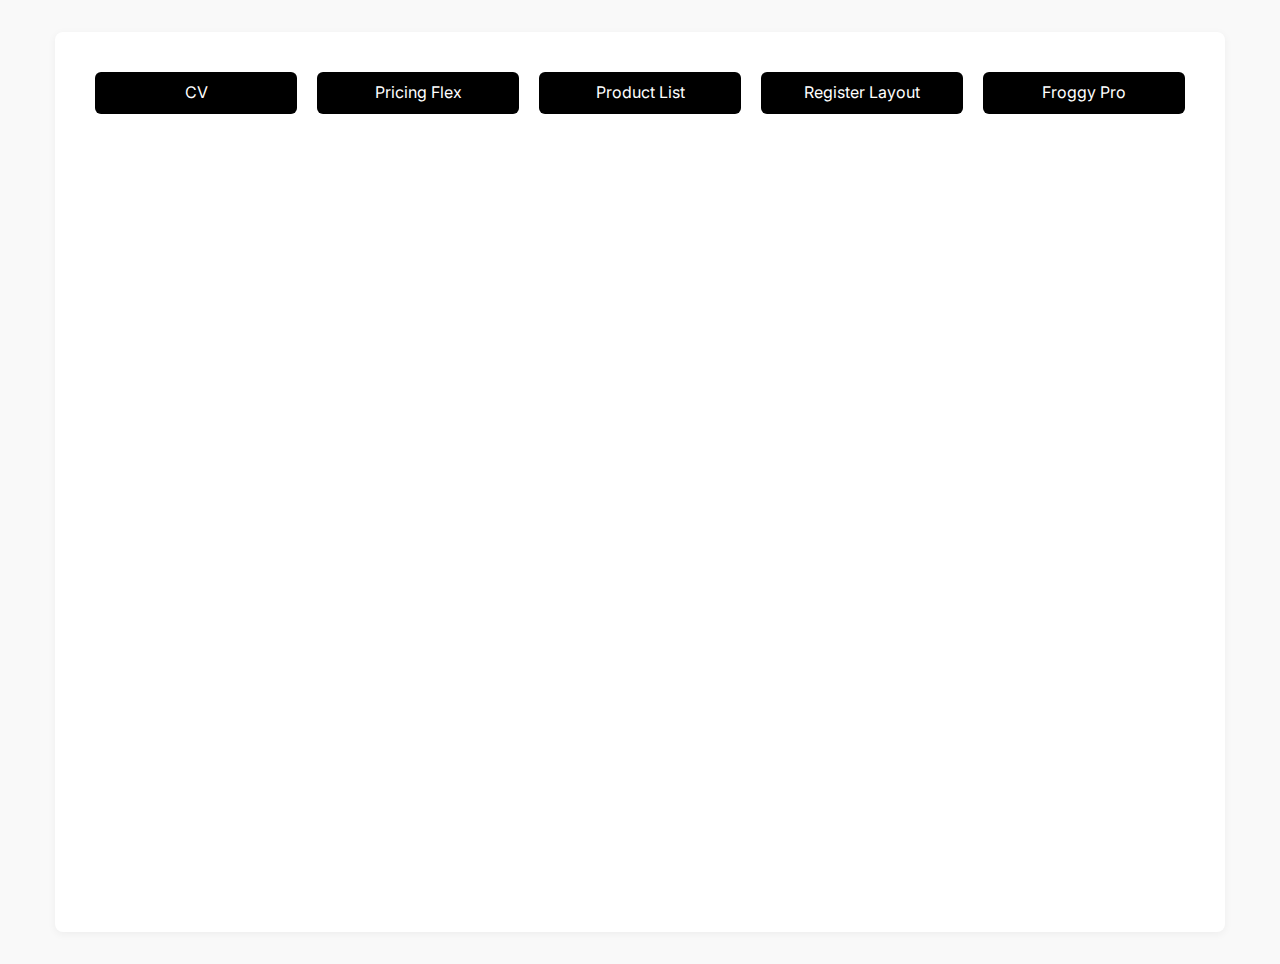
<file: index.html>
<!DOCTYPE html>
<html lang="en">
    <head>
        <meta charset="UTF-8" />
        <meta name="viewport" content="width=device-width, initial-scale=1.0" />
        <!-- CSS -->
        <link rel="stylesheet" href="./assests/css/style.css" />
        <link rel="stylesheet" href="./assests/css/style.css" />
        <!-- Fonts -->
        <link rel="preconnect" href="https://fonts.googleapis.com" />
        <link rel="preconnect" href="https://fonts.gstatic.com" crossorigin />
        <link
            href="https://fonts.googleapis.com/css2?family=Inter:ital,opsz,wght@0,14..32,100..900;1,14..32,100..900&display=swap"
            rel="stylesheet" />
        <title>Index</title>
    </head>
    <body>
        <div class="container">
            <div class="index__wrapper">
                <a class="index__btn" href="./cv-flex.html">CV</a>
                <a class="index__btn" href="./pricing-flex.html">Pricing Flex</a>
                <a class="index__btn" href="./product-list.html">Product List</a>
                <a class="index__btn" href="./register-layout.html">Register Layout</a>
                <a class="index__btn" href="./froggy.html">Froggy Pro</a>
            </div>
        </div>
    </body>
</html>
</file>
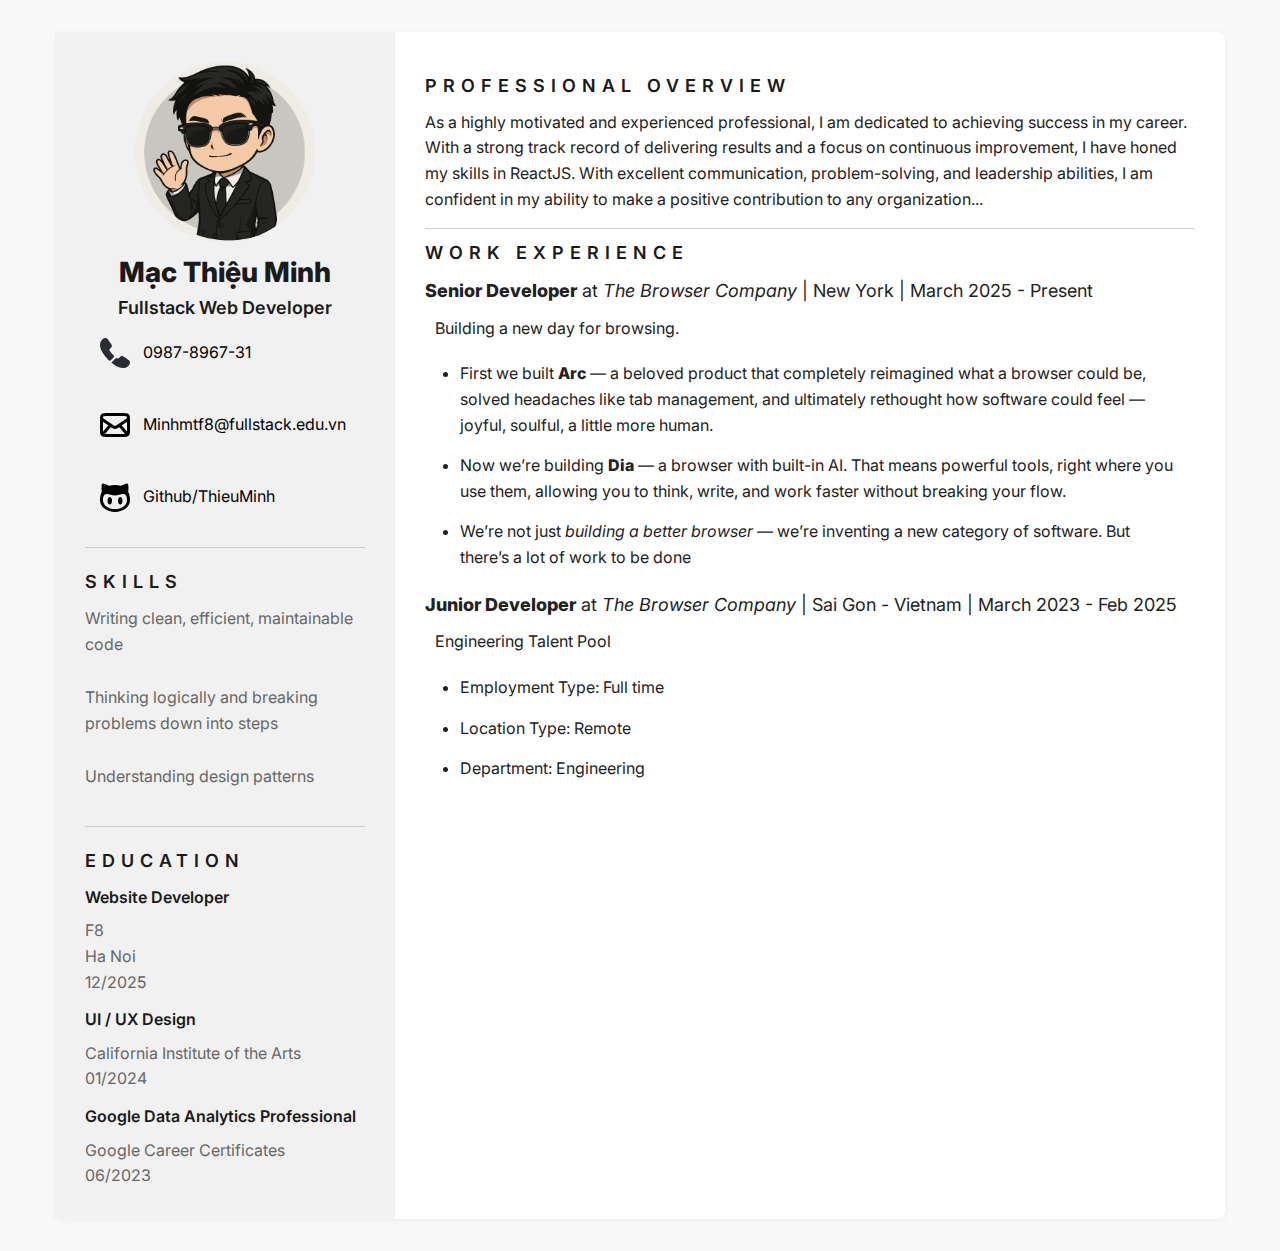
<file: cv-flex.html>
<!DOCTYPE html>
<html lang="en">
    <head>
        <meta charset="UTF-8" />
        <meta name="viewport" content="width=device-width, initial-scale=1.0" />
        <!-- Icons -->

        <!-- CSS -->
        <link rel="stylesheet" href="/assests/css/reset.css" />
        <link rel="stylesheet" href="/assests/css/style.css" />
        <!-- Fonts -->
        <link rel="preconnect" href="https://fonts.googleapis.com" />
        <link rel="preconnect" href="https://fonts.gstatic.com" crossorigin />
        <link
            href="https://fonts.googleapis.com/css2?family=Inter:ital,opsz,wght@0,14..32,100..900;1,14..32,100..900&display=swap"
            rel="stylesheet" />
        <title>CV Flex</title>
    </head>
    <body>
        <div class="container">
            <div class="cv-wrapper">
                <section class="side-bar">
                    <div class="about center">
                        <a href="https://fullstack.edu.vn/@macthieuminh" target="_blank">
                            <img
                                class="avatar"
                                src="./assests/img/avatar.png"
                                alt="Avatar Image" />
                        </a>
                        <h1 class="name">Mạc Thiệu Minh</h1>
                        <h2 class="job-title">Fullstack Web Developer</h2>
                    </div>
                    <div class="infor">
                        <ul class="infor-list">
                            <li class="infor-item">
                                <a
                                    class="infor-item-link"
                                    target="_blank"
                                    href="tel:+84987896731">
                                    <img
                                        class="icon"
                                        src="assests/icons/call.svg"
                                        alt="" />
                                    0987-8967-31</a
                                >
                            </li>
                            <li class="infor-item">
                                <a
                                    class="infor-item-link"
                                    target="_blank"
                                    href="mailto:Minhmtf8@fullstack.edu.vn">
                                    <img
                                        class="icon"
                                        src="assests/icons/mail.svg"
                                        alt="" />
                                    Minhmtf8@fullstack.edu.vn</a
                                >
                            </li>
                            <li class="infor-item">
                                <a
                                    class="infor-item-link"
                                    target="_blank"
                                    href="https://github.com/macthieuminh">
                                    <img
                                        class="icon"
                                        src="assests/icons/github.svg"
                                        alt="" />
                                    Github/ThieuMinh</a
                                >
                            </li>
                        </ul>
                    </div>
                    <div class="infor">
                        <ul class="infor-list">
                            <h2 class="head-title">skills</h2>
                            <li class="infor-item">
                                <p class="infor-p">
                                    Writing clean, efficient, maintainable code
                                </p>
                            </li>
                            <li class="infor-item">
                                <p class="infor-p">
                                    Thinking logically and breaking problems down into
                                    steps
                                </p>
                            </li>
                            <li class="infor-item">
                                <p class="infor-p">Understanding design patterns</p>
                            </li>
                        </ul>
                    </div>
                    <div class="infor">
                        <ul class="infor-list">
                            <h2 class="head-title">education</h2>
                            <li class="infor-item column">
                                <h3 class="infor-p">Website Developer</h3>
                                <ul>
                                    <li>F8</li>
                                    <li>Ha Noi</li>
                                    <li>12/2025</li>
                                </ul>
                            </li>
                            <li class="infor-item column">
                                <h3 class="infor-p">UI / UX Design</h3>
                                <ul>
                                    <li>California Institute of the Arts</li>
                                    <li>01/2024</li>
                                </ul>
                            </li>
                            <li class="infor-item column">
                                <h3 class="infor-p">
                                    Google Data Analytics Professional
                                </h3>
                                <ul>
                                    <li>Google Career Certificates</li>
                                    <li>06/2023</li>
                                </ul>
                            </li>
                        </ul>
                    </div>
                </section>
                <section class="main">
                    <div class="overview">
                        <h2 class="head-title">Professional Overview</h2>
                        <p class="overview-detail">
                            As a highly motivated and experienced professional, I am
                            dedicated to achieving success in my career. With a strong
                            track record of delivering results and a focus on continuous
                            improvement, I have honed my skills in ReactJS. With excellent
                            communication, problem-solving, and leadership abilities, I am
                            confident in my ability to make a positive contribution to any
                            organization...
                        </p>
                    </div>
                    <div class="work-experience">
                        <h2 class="head-title">Work Experience</h2>

                        <div class="job">
                            <div class="job-title">
                                <strong>Senior Developer</strong> at
                                <em>The Browser Company</em> | New York | March 2025 -
                                Present
                            </div>
                            <p class="job-desc">Building a new day for browsing.</p>
                            <ul class="job-detail">
                                <li>
                                    First we built <strong>Arc</strong> — a beloved
                                    product that completely reimagined what a browser
                                    could be, solved headaches like tab management, and
                                    ultimately rethought how software could feel — joyful,
                                    soulful, a little more human.
                                </li>
                                <li>
                                    Now we’re building <strong>Dia</strong> — a browser
                                    with built-in AI. That means powerful tools, right
                                    where you use them, allowing you to think, write, and
                                    work faster without breaking your flow.
                                </li>
                                <li>
                                    We’re not just <em>building a better browser</em> —
                                    we’re inventing a new category of software. But
                                    there’s a lot of work to be done
                                </li>
                            </ul>
                        </div>
                        <div class="job">
                            <div class="job-title">
                                <strong>Junior Developer</strong> at
                                <em>The Browser Company</em> | Sai Gon - Vietnam | March
                                2023 - Feb 2025
                            </div>
                            <p class="job-desc">Engineering Talent Pool</p>
                            <ul class="job-detail">
                                <li>Employment Type: Full time</li>
                                <li>Location Type: Remote</li>
                                <li>Department: Engineering</li>
                            </ul>
                        </div>
                    </div>
                </section>
            </div>
        </div>
    </body>
</html>
</file>
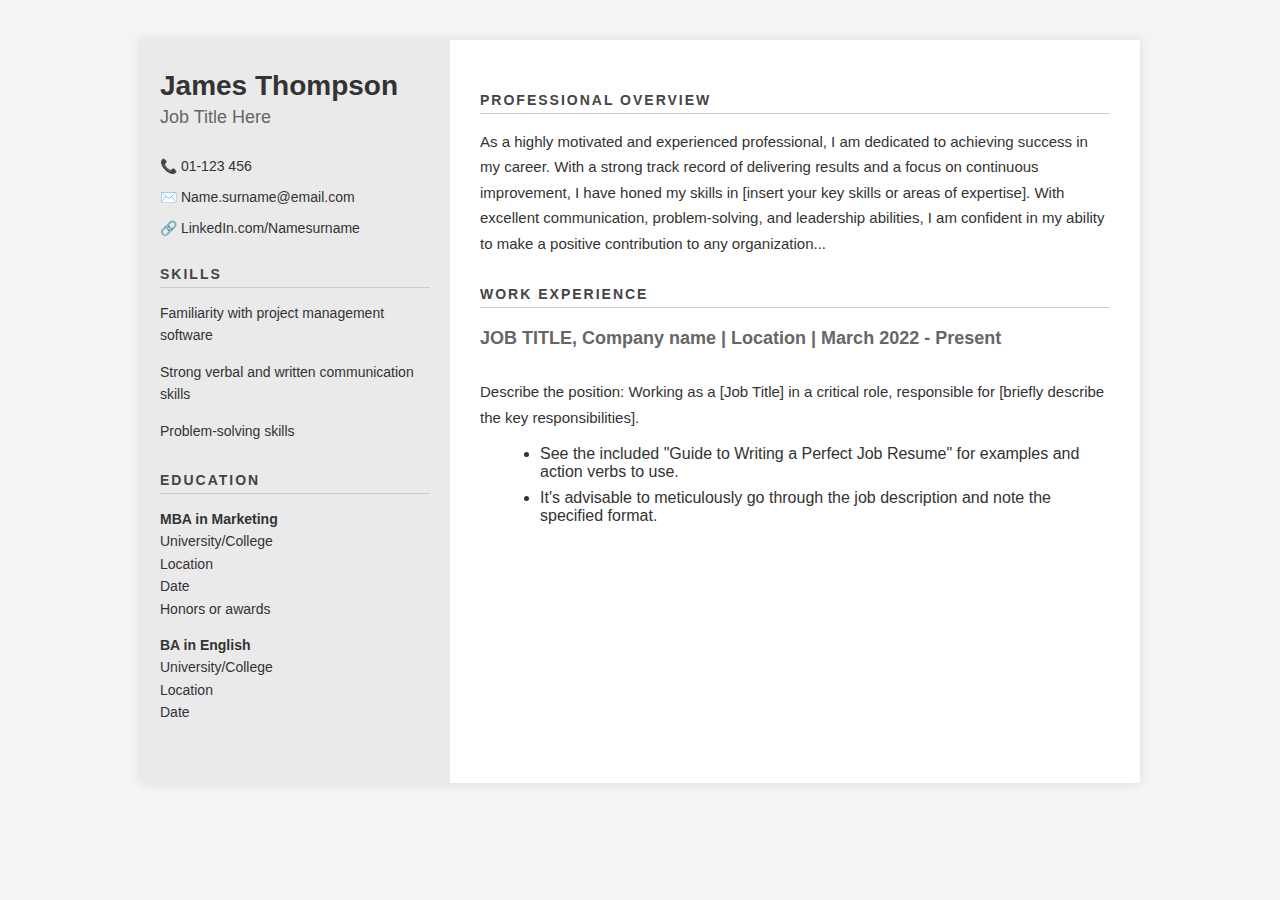
<file: demo.html>
<!DOCTYPE html>
<html lang="en">
    <head>
        <meta charset="UTF-8" />
        <meta name="viewport" content="width=device-width, initial-scale=1.0" />
        <title>James Thompson CV</title>
        <style>
            body {
                margin: 0;
                font-family: "Helvetica Neue", Arial, sans-serif;
                color: #333;
                background: #f4f4f4;
            }
            .container {
                display: flex;
                max-width: 1000px;
                margin: 40px auto;
                background: white;
                box-shadow: 0 0 10px rgba(0, 0, 0, 0.1);
            }
            .sidebar {
                background: #eaeaea;
                padding: 30px 20px;
                width: 30%;
            }
            .main-content {
                padding: 40px 30px;
                width: 70%;
            }
            .name {
                font-size: 28px;
                font-weight: bold;
                margin-bottom: 5px;
            }
            .job-title {
                font-size: 18px;
                color: #666;
                margin-bottom: 30px;
            }
            .section {
                margin-bottom: 30px;
            }
            .section h2 {
                font-size: 14px;
                letter-spacing: 2px;
                color: #444;
                margin-bottom: 10px;
                border-bottom: 1px solid #ccc;
                padding-bottom: 5px;
                text-transform: uppercase;
            }
            .contact-item {
                display: flex;
                align-items: center;
                margin-bottom: 15px;
                font-size: 14px;
            }
            .contact-item i {
                margin-right: 10px;
            }
            .skills,
            .education {
                font-size: 14px;
                line-height: 1.6;
            }
            .main-content p {
                font-size: 15px;
                line-height: 1.7;
                margin-bottom: 15px;
            }
            .work-experience .job-title {
                font-weight: bold;
                margin-top: 20px;
            }
            ul {
                margin: 10px 0 20px 20px;
            }
            li {
                margin-bottom: 8px;
            }
        </style>
    </head>
    <body>
        <div class="container">
            <div class="sidebar">
                <div class="name">James Thompson</div>
                <div class="job-title">Job Title Here</div>

                <div class="section">
                    <div class="contact-item">📞 01-123 456</div>
                    <div class="contact-item">✉️ Name.surname@email.com</div>
                    <div class="contact-item">🔗 LinkedIn.com/Namesurname</div>
                </div>

                <div class="section">
                    <h2>Skills</h2>
                    <div class="skills">
                        <p>Familiarity with project management software</p>
                        <p>Strong verbal and written communication skills</p>
                        <p>Problem-solving skills</p>
                    </div>
                </div>

                <div class="section">
                    <h2>Education</h2>
                    <div class="education">
                        <p>
                            <strong>MBA in Marketing</strong><br />
                            University/College<br />
                            Location<br />
                            Date<br />
                            Honors or awards
                        </p>

                        <p>
                            <strong>BA in English</strong><br />
                            University/College<br />
                            Location<br />
                            Date
                        </p>
                    </div>
                </div>
            </div>

            <div class="main-content">
                <div class="section">
                    <h2>Professional Overview</h2>
                    <p>
                        As a highly motivated and experienced professional, I am dedicated
                        to achieving success in my career. With a strong track record of
                        delivering results and a focus on continuous improvement, I have
                        honed my skills in [insert your key skills or areas of expertise].
                        With excellent communication, problem-solving, and leadership
                        abilities, I am confident in my ability to make a positive
                        contribution to any organization...
                    </p>
                </div>

                <div class="section work-experience">
                    <h2>Work Experience</h2>

                    <div class="job">
                        <div class="job-title">
                            JOB TITLE, Company name | Location | March 2022 - Present
                        </div>
                        <p>
                            Describe the position: Working as a [Job Title] in a critical
                            role, responsible for [briefly describe the key
                            responsibilities].
                        </p>
                        <ul>
                            <li>
                                See the included "Guide to Writing a Perfect Job Resume"
                                for examples and action verbs to use.
                            </li>
                            <li>
                                It's advisable to meticulously go through the job
                                description and note the specified format.
                            </li>
                        </ul>
                    </div>
                </div>
            </div>
        </div>
    </body>
</html>
</file>
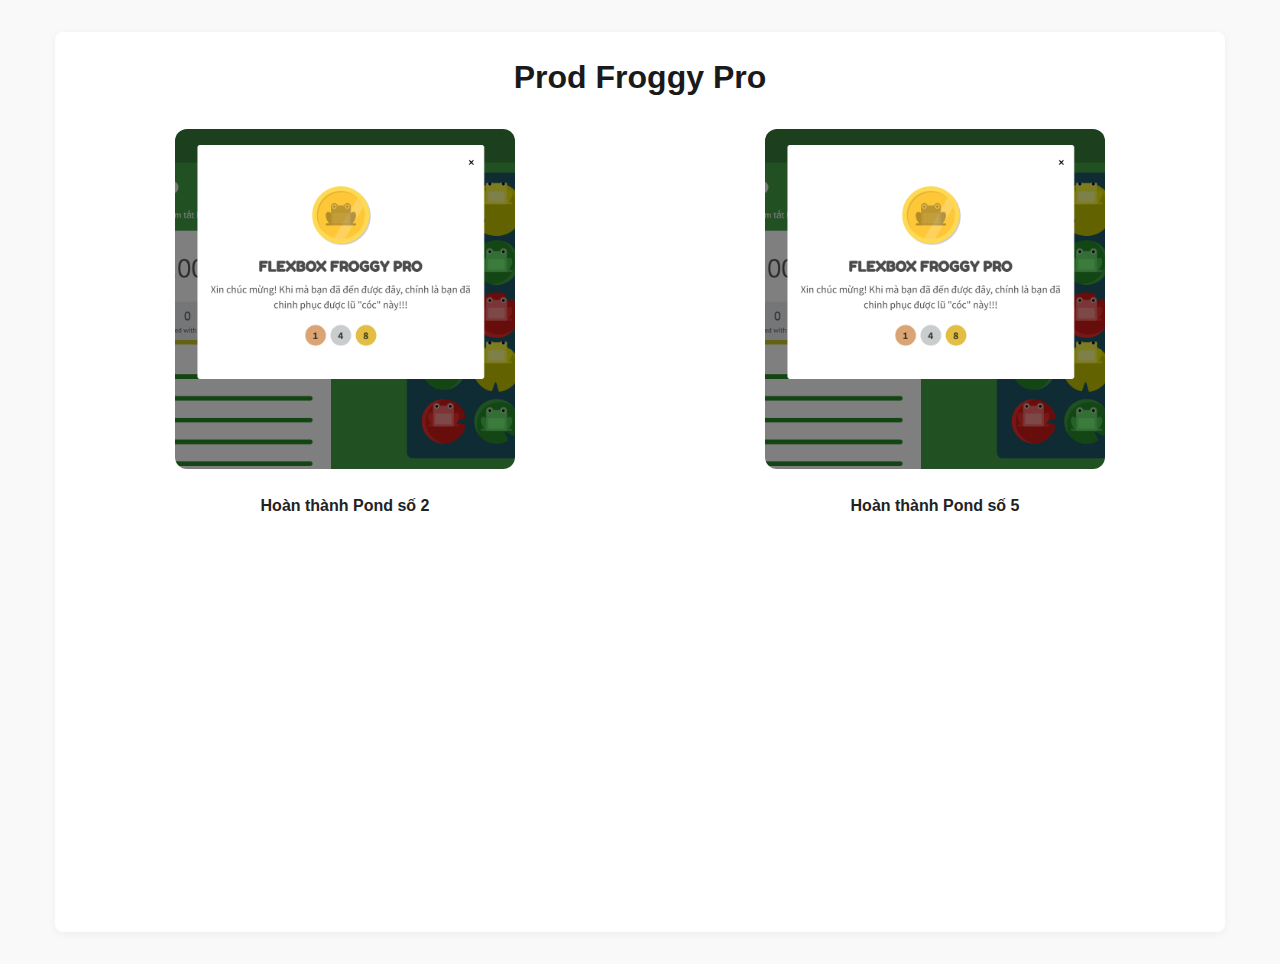
<file: froggy.html>
<!DOCTYPE html>
<html lang="en">
    <head>
        <meta charset="UTF-8" />
        <meta name="viewport" content="width=device-width, initial-scale=1.0" />
        <!-- CSS -->
        <link rel="stylesheet" href="./assests/css/style.css" />
        <link rel="stylesheet" href="./assests/css/style.css" />
        <title>Froggy</title>
    </head>
    <body>
        <div class="container">
            <h1 class="froggy-title">Prod Froggy Pro</h1>
            <div class="pond-wrapper">
                <div class="pond">
                    <img
                        class="pond-img"
                        src="./assests/img/pond-2.png"
                        alt="Froggy Pond 2 " />
                    <p class="pond-desc">Hoàn thành Pond số 2</p>
                </div>
                <div class="pond">
                    <img
                        class="pond-img"
                        src="./assests/img/pond-2.png"
                        alt="Froggy Pond 5" />
                    <p class="pond-desc">Hoàn thành Pond số 5</p>
                </div>
            </div>
        </div>
    </body>
</html>
</file>
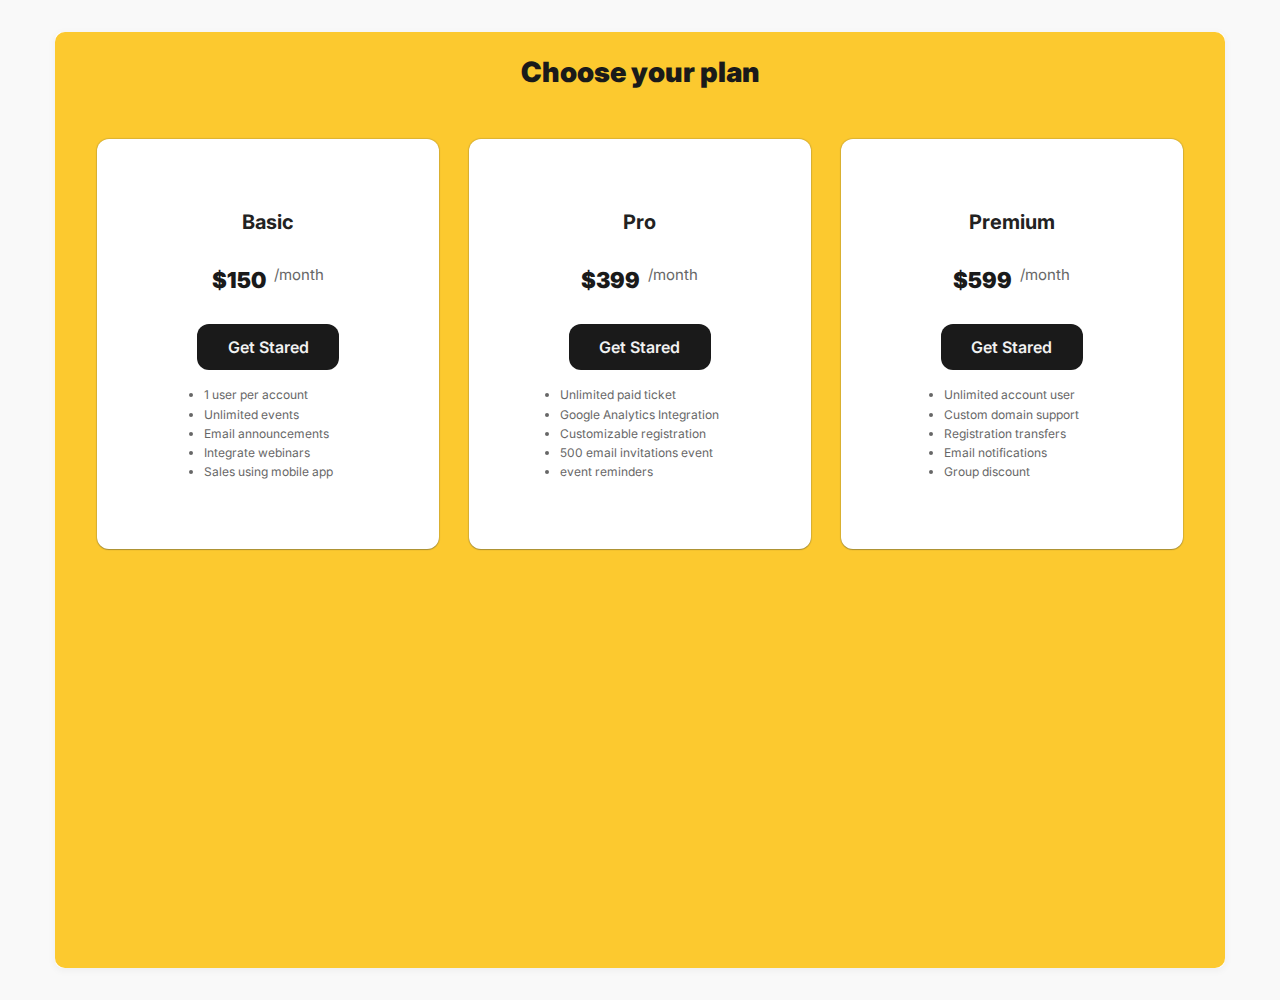
<file: pricing-flex.html>
<!DOCTYPE html>
<html lang="en">
    <head>
        <meta charset="UTF-8" />
        <meta name="viewport" content="width=device-width, initial-scale=1.0" />
        <!-- CSS -->
        <link rel="stylesheet" href="/assests/css/reset.css" />
        <link rel="stylesheet" href="/assests/css/style.css" />
        <!-- Fonts -->
        <link rel="preconnect" href="https://fonts.googleapis.com" />
        <link rel="preconnect" href="https://fonts.gstatic.com" crossorigin />
        <link
            href="https://fonts.googleapis.com/css2?family=Inter:ital,opsz,wght@0,14..32,100..900;1,14..32,100..900&display=swap"
            rel="stylesheet" />
        <title>Pricing Flex</title>
    </head>
    <body>
        <div class="container">
            <div class="pricing-wrapper column">
                <h1 class="pricing-header center">Choose your plan</h1>
                <div class="pricing-list center">
                    <div class="pricing-item center column">
                        <h2 class="pricing-item-name">Basic</h2>
                        <div class="pricing-item-detail">
                            <h3 class="price-much">$150</h3>
                            <p class="price-month">/month</p>
                        </div>
                        <a class="pricing-register center" href="#!">Get Stared</a>
                        <ul class="pricing-details">
                            <li class="pricing-detail">1 user per account</li>
                            <li class="pricing-detail">Unlimited events</li>
                            <li class="pricing-detail">Email announcements</li>
                            <li class="pricing-detail">Integrate webinars</li>
                            <li class="pricing-detail">Sales using mobile app</li>
                        </ul>
                    </div>
                    <div class="pricing-item center column">
                        <h2 class="pricing-item-name">Pro</h2>
                        <div class="pricing-item-detail">
                            <h3 class="price-much">$399</h3>
                            <p class="price-month">/month</p>
                        </div>
                        <a class="pricing-register center" href="#!">Get Stared</a>
                        <ul class="pricing-details">
                            <li class="pricing-detail">Unlimited paid ticket</li>
                            <li class="pricing-detail">Google Analytics Integration</li>
                            <li class="pricing-detail">Customizable registration</li>
                            <li class="pricing-detail">500 email invitations event</li>
                            <li class="pricing-detail">event reminders</li>
                        </ul>
                    </div>
                    <div class="pricing-item center column">
                        <h2 class="pricing-item-name">Premium</h2>
                        <div class="pricing-item-detail">
                            <h3 class="price-much">$599</h3>
                            <p class="price-month">/month</p>
                        </div>
                        <a class="pricing-register center" href="#!">Get Stared</a>
                        <ul class="pricing-details">
                            <li class="pricing-detail">Unlimited account user</li>
                            <li class="pricing-detail">Custom domain support</li>
                            <li class="pricing-detail">Registration transfers</li>
                            <li class="pricing-detail">Email notifications</li>
                            <li class="pricing-detail">Group discount</li>
                        </ul>
                    </div>
                </div>
            </div>
            <div class="footer"></div>
        </div>
    </body>
</html>
</file>
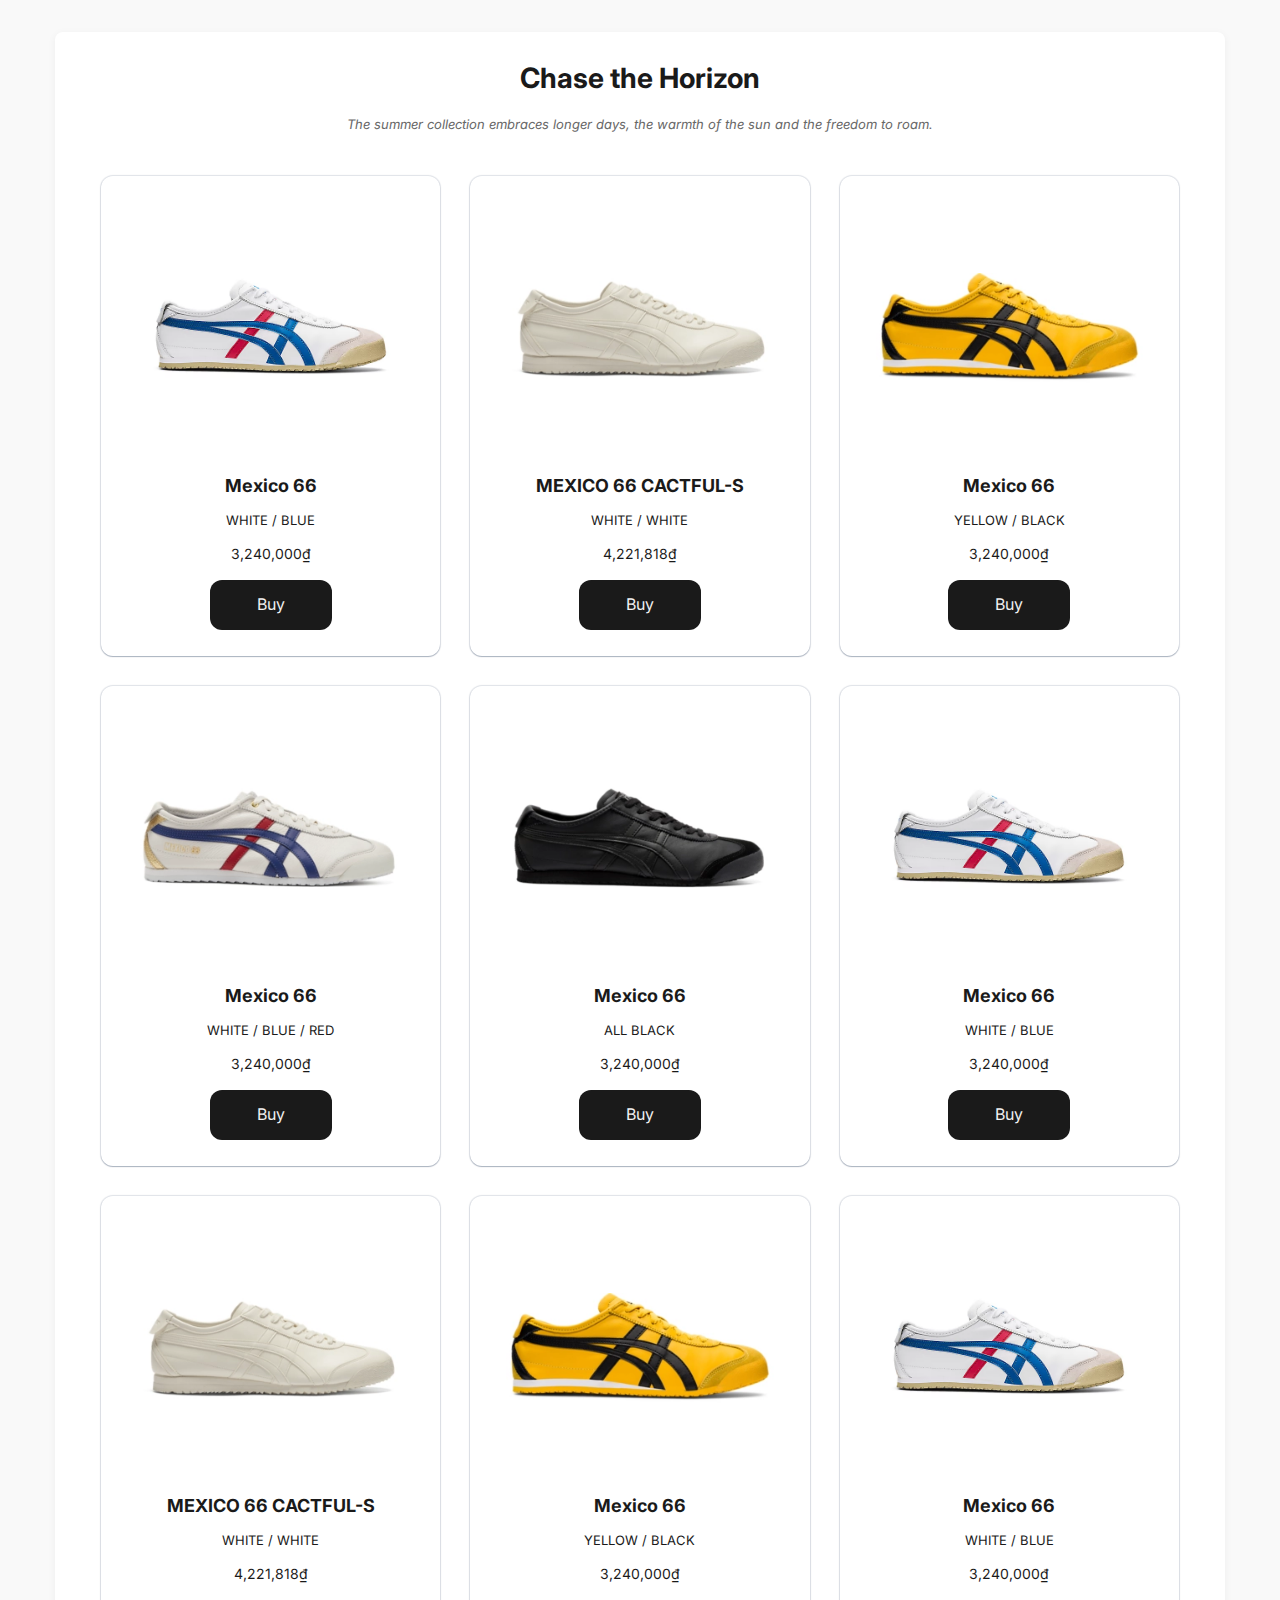
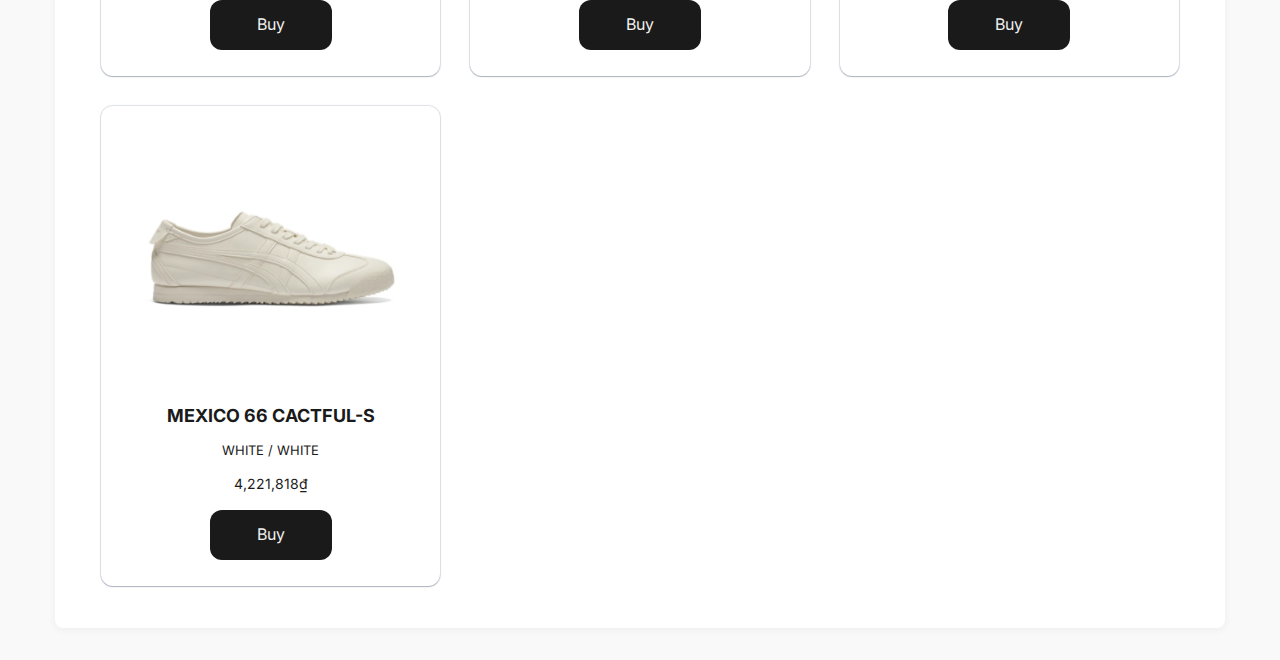
<file: product-list.html>
<!DOCTYPE html>
<html lang="en">
    <head>
        <meta charset="UTF-8" />
        <meta name="viewport" content="width=device-width, initial-scale=1.0" />
        <!-- CSS -->
        <link rel="stylesheet" href="/assests/css/reset.css" />
        <link rel="stylesheet" href="/assests/css/style.css" />
        <!-- Fonts -->
        <link rel="preconnect" href="https://fonts.googleapis.com" />
        <link rel="preconnect" href="https://fonts.gstatic.com" crossorigin />
        <link
            href="https://fonts.googleapis.com/css2?family=Inter:ital,opsz,wght@0,14..32,100..900;1,14..32,100..900&display=swap"
            rel="stylesheet" />
        <title>Product List</title>
    </head>
    <body>
        <div class="container">
            <div class="product-wrapper column center">
                <h1 class="product-title">Chase the Horizon</h1>
                <p class="product-desc">
                    The summer collection embraces longer days, the warmth of the sun and
                    the freedom to roam.
                </p>
                <div class="product-list">
                    <div class="product-item column center">
                        <div class="product-img-wrapper">
                            <img
                                src="./assests/img/mexico-66-whiteblue.webp"
                                alt="Mexico 66"
                                class="product-img" />
                        </div>
                        <div class="product-item-details column center">
                            <h2 class="product-item-name">Mexico 66</h2>
                            <p class="product-item-color">WHITE / BLUE</p>
                            <p class="product-item-price">3,240,000₫</p>
                            <a href="#!" class="btn btn-buy center">Buy</a>
                        </div>
                    </div>
                    <div class="product-item column center">
                        <div class="product-img-wrapper">
                            <img
                                src="./assests/img/mexico-66-cactful.webp"
                                alt="Mexico 66"
                                class="product-img" />
                        </div>
                        <div class="product-item-details column center">
                            <h2 class="product-item-name">MEXICO 66 CACTFUL-S</h2>
                            <p class="product-item-color">WHITE / WHITE</p>
                            <p class="product-item-price">4,221,818₫</p>
                            <a href="#!" class="btn btn-buy center">Buy</a>
                        </div>
                    </div>
                    <div class="product-item column center">
                        <div class="product-img-wrapper">
                            <img
                                src="./assests/img/mexico-66-yellow.webp"
                                alt="Mexico 66"
                                class="product-img" />
                        </div>
                        <div class="product-item-details column center">
                            <h2 class="product-item-name">Mexico 66</h2>
                            <p class="product-item-color">YELLOW / BLACK</p>
                            <p class="product-item-price">3,240,000₫</p>
                            <a href="#!" class="btn btn-buy center">Buy</a>
                        </div>
                    </div>
                    <div class="product-item column center">
                        <div class="product-img-wrapper">
                            <img
                                src="assests/img/mexico-66-star.webp"
                                alt="Mexico 66"
                                class="product-img" />
                        </div>
                        <div class="product-item-details column center">
                            <h2 class="product-item-name">Mexico 66</h2>
                            <p class="product-item-color">WHITE / BLUE / Red</p>
                            <p class="product-item-price">3,240,000₫</p>
                            <a href="#!" class="btn btn-buy center">Buy</a>
                        </div>
                    </div>
                    <div class="product-item column center">
                        <div class="product-img-wrapper">
                            <img
                                src="assests/img/mexico-66-all-black.webp"
                                alt="Mexico 66"
                                class="product-img" />
                        </div>
                        <div class="product-item-details column center">
                            <h2 class="product-item-name">Mexico 66</h2>
                            <p class="product-item-color">ALL BLACK</p>
                            <p class="product-item-price">3,240,000₫</p>
                            <a href="#!" class="btn btn-buy center">Buy</a>
                        </div>
                    </div>
                    <div class="product-item column center">
                        <div class="product-img-wrapper">
                            <img
                                src="./assests/img/mexico-66-whiteblue.webp"
                                alt="Mexico 66"
                                class="product-img" />
                        </div>
                        <div class="product-item-details column center">
                            <h2 class="product-item-name">Mexico 66</h2>
                            <p class="product-item-color">WHITE / BLUE</p>
                            <p class="product-item-price">3,240,000₫</p>
                            <a href="#!" class="btn btn-buy center">Buy</a>
                        </div>
                    </div>
                    <div class="product-item column center">
                        <div class="product-img-wrapper">
                            <img
                                src="./assests/img/mexico-66-cactful.webp"
                                alt="Mexico 66"
                                class="product-img" />
                        </div>
                        <div class="product-item-details column center">
                            <h2 class="product-item-name">MEXICO 66 CACTFUL-S</h2>
                            <p class="product-item-color">WHITE / WHITE</p>
                            <p class="product-item-price">4,221,818₫</p>
                            <a href="#!" class="btn btn-buy center">Buy</a>
                        </div>
                    </div>
                    <div class="product-item column center">
                        <div class="product-img-wrapper">
                            <img
                                src="./assests/img/mexico-66-yellow.webp"
                                alt="Mexico 66"
                                class="product-img" />
                        </div>
                        <div class="product-item-details column center">
                            <h2 class="product-item-name">Mexico 66</h2>
                            <p class="product-item-color">YELLOW / BLACK</p>
                            <p class="product-item-price">3,240,000₫</p>
                            <a href="#!" class="btn btn-buy center">Buy</a>
                        </div>
                    </div>
                    <div class="product-item column center">
                        <div class="product-img-wrapper">
                            <img
                                src="./assests/img/mexico-66-whiteblue.webp"
                                alt="Mexico 66"
                                class="product-img" />
                        </div>
                        <div class="product-item-details column center">
                            <h2 class="product-item-name">Mexico 66</h2>
                            <p class="product-item-color">WHITE / BLUE</p>
                            <p class="product-item-price">3,240,000₫</p>
                            <a href="#!" class="btn btn-buy center">Buy</a>
                        </div>
                    </div>
                    <div class="product-item column center">
                        <div class="product-img-wrapper">
                            <img
                                src="./assests/img/mexico-66-cactful.webp"
                                alt="Mexico 66"
                                class="product-img" />
                        </div>
                        <div class="product-item-details column center">
                            <h2 class="product-item-name">MEXICO 66 CACTFUL-S</h2>
                            <p class="product-item-color">WHITE / WHITE</p>
                            <p class="product-item-price">4,221,818₫</p>
                            <a href="#!" class="btn btn-buy center">Buy</a>
                        </div>
                    </div>
                </div>
            </div>
        </div>
    </body>
</html>
</file>
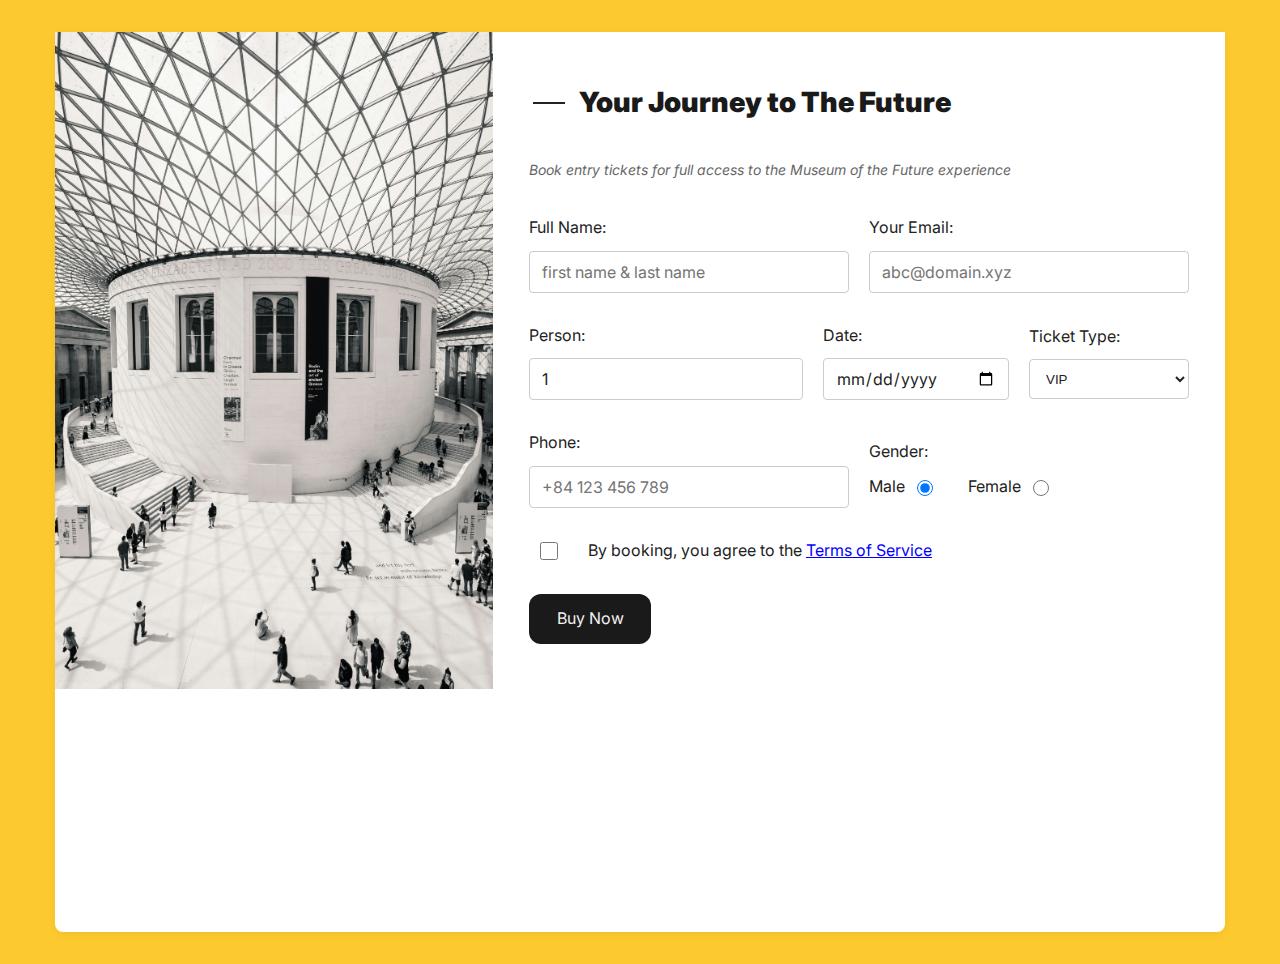
<file: register-layout.html>
<!DOCTYPE html>
<html lang="en">
    <head>
        <meta charset="UTF-8" />
        <meta name="viewport" content="width=device-width, initial-scale=1.0" />
        <title>Register Layout</title>
        <!-- CSS -->
        <link rel="stylesheet" href="/assests/css/reset.css" />
        <link rel="stylesheet" href="/assests/css/style.css" />
        <!-- Fonts -->
        <link rel="preconnect" href="https://fonts.googleapis.com" />
        <link rel="preconnect" href="https://fonts.gstatic.com" crossorigin />
        <link
            href="https://fonts.googleapis.com/css2?family=Inter:ital,opsz,wght@0,14..32,100..900;1,14..32,100..900&display=swap"
            rel="stylesheet" />
    </head>
    <body class="bg-blue">
        <div class="container">
            <div class="register-wrapper">
                <div class="img-wrapper">
                    <img class="img" src="./assests/img/museum.jpg" alt="Museum" />
                </div>
                <form class="form" action="POST" autocomplete="off">
                    <h1 class="form__heading">Your Journey to The Future</h1>
                    <p class="form__desc">
                        Book entry tickets for full access to the Museum of the Future
                        experience
                    </p>
                    <div class="form__group">
                        <div class="form__item">
                            <label for="form__input--fullname" class="form__label">
                                Full Name:
                            </label>
                            <input
                                class="form__input"
                                placeholder="first name & last name"
                                type="text"
                                name="fullname"
                                id="form__input--fullname" />
                        </div>
                        <div class="form__item">
                            <label for="form__input--email" class="form__label">
                                Your Email:
                            </label>
                            <input
                                class="form__input"
                                placeholder="abc@domain.xyz"
                                type="email"
                                name="email"
                                id="form__input--email" />
                        </div>
                    </div>
                    <div class="form__group">
                        <div class="form__item">
                            <label for="form__input--number" class="form__label">
                                Person:
                            </label>
                            <input
                                class="form__input"
                                type="number"
                                name="number"
                                id="form__input--number"
                                value="1" />
                        </div>
                        <div class="form__item">
                            <label for="form__input--email" class="form__label">
                                Date:
                            </label>
                            <input
                                class="form__input"
                                placeholder="abc@domain.xyz"
                                type="date"
                                name="fullname"
                                id="form__input--date" />
                        </div>
                        <div class="form__item">
                            <label for="form__input--ticketstype" class="form__label">
                                Ticket Type:
                            </label>
                            <select
                                class="form__input form__input--select"
                                id="ticketstype">
                                <option value="VIP">VIP</option>
                                <option value="audi">Premium</option>
                                <option value="Early">Early-bird</option>
                                <option value="General">General</option>
                            </select>
                        </div>
                    </div>
                    <div class="form__group">
                        <div class="form__item">
                            <label for="form__input--tel" class="form__label">
                                Phone:
                            </label>
                            <input
                                class="form__input"
                                placeholder="+84 123 456 789"
                                type="tel"
                                name="fullname"
                                id="form__input--tel" />
                        </div>
                        <div class="form__item">
                            <label for="form__input--email" class="form__label">
                                Gender:
                            </label>

                            <div class="form__group--radio">
                                <div class="group__item">
                                    <label for="form__input--radioM" class="form__label"
                                        >Male</label
                                    >
                                    <input
                                        class="form__input--radio"
                                        placeholder="abc@domain.xyz"
                                        type="radio"
                                        name="Gender"
                                        checked
                                        id="form__input--radioM" />
                                </div>
                                <div class="group__item">
                                    <label for="form__input--radioF" class="form__label"
                                        >Female</label
                                    >
                                    <input
                                        class="form__input--radio"
                                        placeholder="abc@domain.xyz"
                                        type="radio"
                                        name="Gender"
                                        id="form__input--radioF" />
                                </div>
                            </div>
                        </div>
                    </div>
                    <div class="form__group">
                        <input
                            class="form__input--checkbox"
                            type="checkbox"
                            name=""
                            id="form__input--checkbox" />
                        <label for="form__input--checkbox" class="terms">
                            By booking, you agree to the
                            <a
                                href="https://fullstack.edu.vn/"
                                target="_blank"
                                class="link"
                                >Terms of Service</a
                            >
                        </label>
                    </div>
                    <div class="form__group">
                        <a class="btn btn-buy center" href="#!"> Buy Now </a>
                    </div>
                </form>
            </div>
        </div>
    </body>
</html>
</file>
<file: assests/css/style.css>
/* Common */
:root {
    font-family: system-ui, -apple-system, BlinkMacSystemFont, "Segoe UI", Roboto, Oxygen,
        Ubuntu, Cantarell, "Open Sans", "Helvetica Neue", sans-serif;
    font-size: 62.5%;
    --bg-sidebar: #f1f1f1;
    --primary-color: #676767;
}
body {
    font-family: "Inter", sans-serif;

    color: #222;
    font-size: 1.6rem;
    background-color: #f9f9f9;

    line-height: 1.6;

    margin: 0;
    padding: 0;

    text-rendering: optimizeLegibility;
    webkit-font-smoothing: antialiased;
    -moz-osx-font-smoothing: grayscale;
}

h1,
h2,
h3,
h4,
h5,
h6 {
    font-weight: 600;
    color: #1a1a1a;
    margin-bottom: 0.5em;
}

a {
    color: inherit;
    text-decoration: none;
    transition: color 0.2s;
}

a:hover,
a:focus {
    color: #222;
    text-decoration: underline;
}

p {
    margin-bottom: 1em;
}
strong {
    font-weight: 800;
}
em {
    font-style: italic;
}
input,
blockquote,
option,
textarea {
    font-size: inherit;
    font-family: inherit;
}
.link {
    cursor: pointer;
    color: blue;
    text-decoration: underline;
}
.link:hover {
    color: blue;
}
.btn {
    min-width: 120px;
    height: 48px;
    color: #fff;
    background-color: #1a1a1a;
    border: 1px solid transparent;
    border-radius: 12px;
    transition: all 0.5s;
}
.btn-buy {
    color: #f1f1f1;
    background-color: #1a1a1a;
}
.btn-buy:hover {
    color: #222;
    background-color: #fcc92f;
    text-decoration: none;
    box-shadow: rgba(50, 50, 93, 0.25) 0px 2px 5px -1px,
        rgba(0, 0, 0, 0.3) 0px 1px 3px -1px;
}
.container {
    min-height: 100vh;
    max-width: 1170px;
    margin: 2em auto;
    background: #fff;
    border-radius: 8px;
    box-shadow: 0 2px 8px rgba(0, 0, 0, 0.05);
}
.center {
    display: flex;
    align-items: center;
    justify-content: center;
}
.column {
    flex-direction: column;
}
.index__list {
    margin: 20px;
    padding: 20px;
    list-style: none;
    display: flex;
    align-items: center;
    gap: 20px;
}
.index__item {
    cursor: pointer;
    display: flex;
    align-items: center;
    justify-content: center;
}
.index__item:hover {
    color: #676767;
    background-color: #ccc;
}
.index__btn,
.index__wrapper {
    display: flex;
    align-items: center;
    justify-content: center;
    gap: 20px;
}
.index__wrapper {
    padding: 40px;
    flex-wrap: wrap;
}
.index__btn {
    flex: 1;
    color: #fff;
    height: 42px;
    background-color: #000;
    border-radius: 6px;
    transition: all 0.3s;
}
.index__btn:hover {
    color: #676767;
    background: #fcc92f;
    box-shadow: rgba(50, 50, 93, 0.25) 0px 2px 5px -1px,
        rgba(0, 0, 0, 0.3) 0px 1px 3px -1px;
}
/* Main */
.cv-wrapper {
    display: flex;
}
.side-bar {
    padding: 30px;
    flex-grow: 1;
    min-width: 280px;
    background-color: var(--bg-sidebar);
    color: var(--primary-color);
}

.about {
    flex-direction: column;
}
.avatar {
    cursor: pointer;
    height: 180px;
    width: 180px;
    border-radius: 50%;
}
.avatar:hover {
    opacity: 0.8;
}
.icon {
    width: 3.6rem;
    height: 3.6rem;
}
.name {
    font-size: 2.8rem;
    font-weight: 800;
    margin: auto;
}
.job-title {
    margin: auto;
    font-size: 1.8rem;
}
.main {
    flex-grow: 2;
    padding: 40px 30px;
}
.infor + .infor {
    padding-top: 2rem;
    margin-top: 2rem;
    border-top: 0.15rem solid #ccc;
}
.head-title {
    font-size: 1.8rem;
    line-height: 1.6;
    letter-spacing: 0.6rem;
    text-transform: uppercase;
}
.job-desc {
    margin: 1rem;
}
.infor-item {
    display: flex;
    width: 100%;
}
.infor-item + .infor-item {
    margin-top: 1.2rem;
}
.infor-item-link {
    display: flex;
    align-items: center;
    gap: 1rem;
    border-radius: 0.6rem;
    padding: 1.2rem;

    line-height: 1.6;
    color: #000;
    transition: all 0.5s;
}
.infor-item-link:hover {
    background-color: #ccc;
    box-shadow: rgb(38, 57, 77) 0px 20px 30px -10px;
}
.work-experience {
    padding-top: 10px;
    border-top: 0.15rem solid #ccc;
}
.job-detail {
    margin: 2rem;
    list-style-type: disc;
}
.job-detail li {
    margin-left: 1.5rem;
}
.job-detail li + li {
    margin-top: 1.5rem;
}
/* Pricing */
.pricing-wrapper {
    display: flex;
    height: 100vh;
    position: relative;
    padding: 18px 12px;
    border-radius: 10px;
    background-color: #fcc92f;
}
.pricing-header {
    font-size: 2.8rem;
    font-weight: 900;
}
.pricing-list {
    --spacing: 30px;
    --column: 3;
    display: flex;
    align-items: center;
    flex-wrap: wrap;
    gap: var(--spacing);
    padding: var(--spacing);
}
.pricing-item {
    height: 380px;
    cursor: pointer;
    display: flex;
    padding: 15px 0;
    gap: 1.5rem;
    background-color: #fff;
    border-radius: 12px;
    transition: all 0.5s;

    width: calc((100% - (var(--spacing) * calc(var(--column) - 1))) / var(--column));
    box-shadow: rgba(9, 30, 66, 0.25) 0px 1px 1px, rgba(9, 30, 66, 0.13) 0px 0px 1px 1px;
}
.pricing-item:hover {
    translate: 10px 10px;
    box-shadow: rgba(9, 30, 66, 0.25) 0px 4px 8px -2px,
        rgba(9, 30, 66, 0.08) 0px 0px 0px 1px;
}
.pricing-item:hover .pricing-register {
    color: #222;
    background-color: #fcc92f;
}
.pricing-item-name {
    color: inherit;
    font-size: 2rem;
    font-weight: 700;
}
.pricing-item-detail {
    display: flex;
    gap: 8px;
}
.price-much {
    font-size: 2.2rem;
    font-weight: 900;
}
.price-month {
    font-size: 1.5rem;
    color: #676767;
}

.pricing-register {
    display: flex;
    width: 142px;
    height: 46px;
    font-weight: 600;
    color: #f1f1f1;
    background-color: #1a1a1a;
    border-radius: 12px;

    transition: all 0.5s;
}
.pricing-register:hover {
    color: #676767;
    border: #676767;
    background-color: #222;
    text-decoration: none;
    box-shadow: rgba(50, 50, 105, 0.15) 0px 2px 5px 0px,
        rgba(0, 0, 0, 0.05) 0px 1px 1px 0px;
}

.pricing-details {
    list-style: disc;
}
.pricing-detail {
    font-size: 1.2rem;
    color: #676767;
}
/* Product */
.product-wrapper {
    display: flex;
    padding: 12px 16px;
}
.product-title {
    font-size: 2.8rem;
    font-weight: 700;
    margin-top: 12px;
}
.product-desc {
    font-size: 1.3rem;
    color: #676767;
    font-style: italic;
    line-height: 1.4;
}
.product-list {
    --spacing: 30px;
    --column: 3;
    display: flex;
    align-items: center;
    flex-wrap: wrap;
    gap: var(--spacing);
    padding: var(--spacing);
}
.product-item {
    cursor: pointer;
    display: flex;
    height: 420px;
    gap: 1rem;
    padding: 30px 0;
    background-color: #fff;
    border-radius: 12px;
    transition: all 0.3s;

    width: calc((100% - (var(--spacing) * calc(var(--column) - 1))) / var(--column));
    box-shadow: rgba(9, 30, 66, 0.25) 0px 1px 1px, rgba(9, 30, 66, 0.13) 0px 0px 1px 1px;
}
.product-item:hover {
    box-shadow: rgba(9, 30, 66, 0.25) 0px 4px 8px -2px,
        rgba(9, 30, 66, 0.08) 0px 0px 0px 1px;
}
.product-item:hover .product-item-name {
    text-decoration: underline;
}
.product-item:hover .btn-buy {
    color: #222;
    background-color: #fcc92f;
    text-decoration: none;
}
.product-item:hover .product-img {
    scale: 1.2;
}
.product-img-wrapper {
    display: block;
    padding: 36px;
}
.product-img {
    transition: all 0.5s;
    height: 180px;
    width: 100%;
    object-fit: contain;
}

.product-item-details {
}
.product-item-name {
    font-size: 1.8rem;
    font-weight: 700;
}
.product-item-color {
    color: #1a1a1a;
    font-size: 1.3rem;
    text-transform: uppercase;
}
.product-item-price {
    color: #1a1a1a;
    font-size: 1.4rem;
}
/* Register */
.bg-blue {
    background-color: #fcc92f;
}
.register-wrapper {
    display: flex;
}
.form,
.img-wrapper {
    flex: 1;
}
.img {
    display: block;
    width: 100%;
    object-fit: cover;
}
.form {
    display: flex;
    flex-direction: column;
    gap: 20px;
    background-color: #fff;
    padding: 48px 36px;
}
.form__heading {
    font-size: 2.8rem;
    font-weight: 900;
    padding-left: 18px;
}
.form__heading::before {
    content: "";
    display: inline-block;
    position: relative;
    background-color: #222;
    width: 32px;
    height: 2px;
    top: 0;
    left: 0;
    translate: -14px -8px;
}
.form__desc {
    font-size: 1.4rem;
    color: #676767;
    font-style: italic;
}
.form__group {
    display: flex;
    align-items: center;
    gap: 20px;
}
.form__group + .form__group {
    margin-top: 10px;
}
.form__item {
    display: flex;
    flex-direction: column;
    gap: 10px;
    flex: 1;
}
.form__input {
    height: 24px;
    padding: 8px 12px;
    min-width: 160px;
    color: #222;
    background-color: #fff;
    border: 1px solid #ccc;
    border-radius: 4px;
}
.form__label {
    line-height: 1.6;
}
.form__input:focus {
    border-color: transparent;
    outline: 1.5px solid #fcc92f;
}
.form__input--select {
    height: 40px;
    line-height: 1;
}
.form__input--checkbox {
    display: inline-block;
    height: 18px;
    width: 18px;
}
.form__group--radio {
    display: flex;
    align-items: center;
    gap: 32px;
}
.form__input--checkbox:focus {
    outline: none;
    border: none;
}
.form__input--checkbox {
    width: 32px;
}
.form__input--radio {
    width: 16px;
    height: 16px;
    margin-left: 12px;
}
.group__item {
    display: flex;
    align-items: center;
}
.terms {
    cursor: default;
    flex: 1;
    font-size: 1.6rem;
    line-height: 1.6;
    color: #222;
}
/* Froggy */
.froggy-title {
    padding-top: 20px;
    text-align: center;
}
.pond-wrapper {
    display: flex;
    align-items: center;
    justify-content: space-between;
    padding: 10px 120px;
}
.pond-desc {
    font-size: 1.6rem;
    font-weight: 700;
    text-align: center;
}
.pond-img {
    height: 340px;
    width: 340px;
    object-fit: cover;
    border-radius: 12px;
}
</file>
